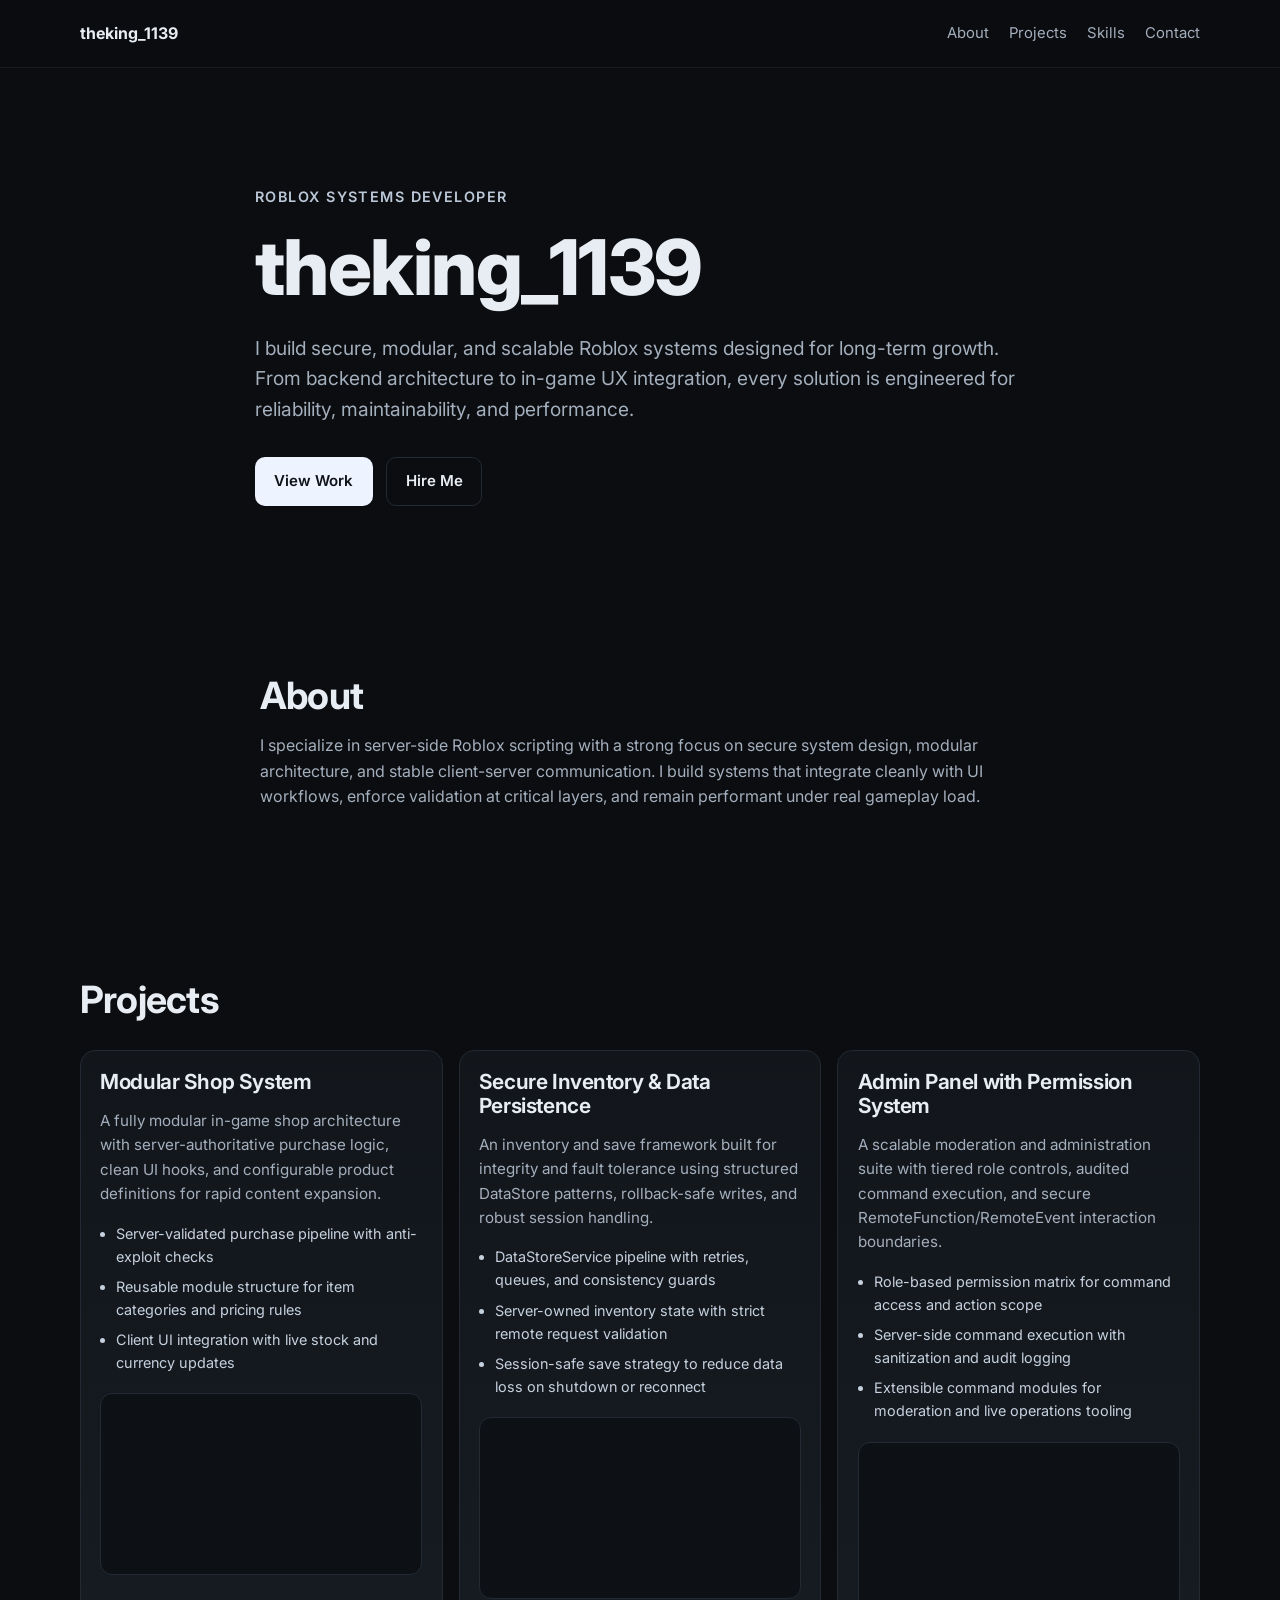
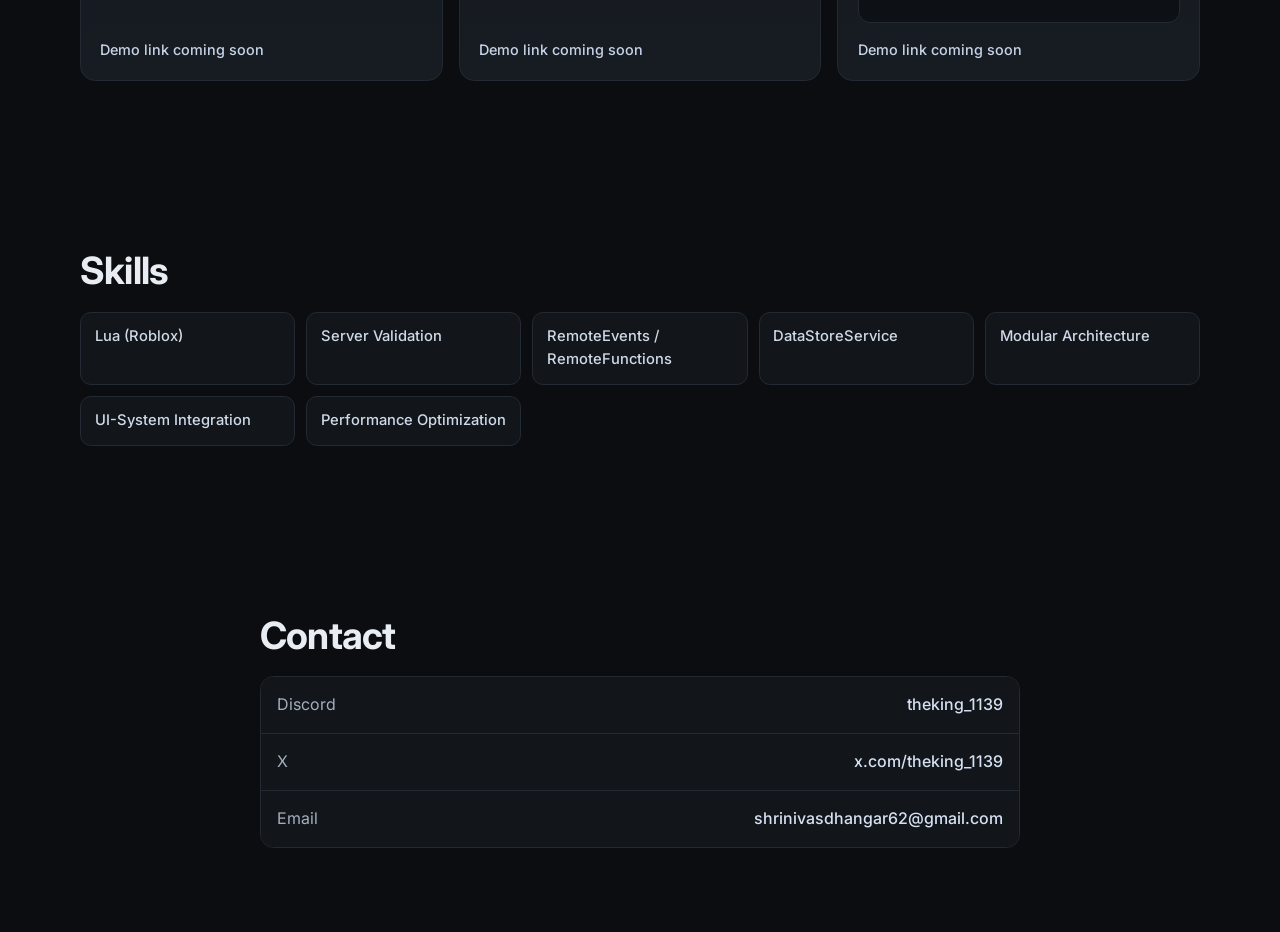
<file: index.html>
<!doctype html>
<html lang="en">
  <head>
    <meta charset="UTF-8" />
    <meta name="viewport" content="width=device-width, initial-scale=1.0" />
    <title>theking_1139 | Roblox Systems Developer</title>
    <meta
      name="description"
      content="theking_1139 builds secure, modular, and scalable Roblox systems with production-ready architecture and performance-focused scripting."
    />
    <link rel="preconnect" href="https://fonts.googleapis.com" />
    <link rel="preconnect" href="https://fonts.gstatic.com" crossorigin />
    <link
      href="https://fonts.googleapis.com/css2?family=Inter:wght@400;500;600;700;800&display=swap"
      rel="stylesheet"
    />
    <link rel="stylesheet" href="styles.css" />
  </head>
  <body>
    <header class="site-header">
      <div class="container nav-wrap">
        <a class="brand" href="#hero">theking_1139</a>
        <nav class="nav" aria-label="Primary">
          <a href="#about">About</a>
          <a href="#projects">Projects</a>
          <a href="#skills">Skills</a>
          <a href="#contact">Contact</a>
        </nav>
      </div>
    </header>

    <main>
      <section id="hero" class="section hero">
        <div class="container hero-content reveal">
          <p class="eyebrow">Roblox Systems Developer</p>
          <h1>theking_1139</h1>
          <p class="intro">
            I build secure, modular, and scalable Roblox systems designed for long-term growth.
            From backend architecture to in-game UX integration, every solution is engineered for
            reliability, maintainability, and performance.
          </p>
          <div class="actions">
            <a class="btn btn-primary" href="#projects">View Work</a>
            <a class="btn btn-secondary" href="#contact">Hire Me</a>
          </div>
        </div>
      </section>

      <section id="about" class="section">
        <div class="container narrow reveal">
          <h2>About</h2>
          <p>
            I specialize in server-side Roblox scripting with a strong focus on secure system
            design, modular architecture, and stable client-server communication. I build systems
            that integrate cleanly with UI workflows, enforce validation at critical layers, and
            remain performant under real gameplay load.
          </p>
        </div>
      </section>

      <section id="projects" class="section">
        <div class="container reveal">
          <h2>Projects</h2>
          <div class="project-grid">
            <article class="card">
              <h3>Modular Shop System</h3>
              <p>
                A fully modular in-game shop architecture with server-authoritative purchase logic,
                clean UI hooks, and configurable product definitions for rapid content expansion.
              </p>
              <ul>
                <li>Server-validated purchase pipeline with anti-exploit checks</li>
                <li>Reusable module structure for item categories and pricing rules</li>
                <li>Client UI integration with live stock and currency updates</li>
              </ul>
              <div class="video-wrap">
                <iframe
                  src="about:blank"
                  title="Modular Shop System Demo"
                  loading="lazy"
                  allowfullscreen
                ></iframe>
              </div>
              <a class="demo-link" href="#" aria-disabled="true">Demo link coming soon</a>
            </article>

            <article class="card">
              <h3>Secure Inventory &amp; Data Persistence</h3>
              <p>
                An inventory and save framework built for integrity and fault tolerance using
                structured DataStore patterns, rollback-safe writes, and robust session handling.
              </p>
              <ul>
                <li>DataStoreService pipeline with retries, queues, and consistency guards</li>
                <li>Server-owned inventory state with strict remote request validation</li>
                <li>Session-safe save strategy to reduce data loss on shutdown or reconnect</li>
              </ul>
              <div class="video-wrap">
                <iframe
                  src="about:blank"
                  title="Secure Inventory and Data Persistence Demo"
                  loading="lazy"
                  allowfullscreen
                ></iframe>
              </div>
              <a class="demo-link" href="#" aria-disabled="true">Demo link coming soon</a>
            </article>

            <article class="card">
              <h3>Admin Panel with Permission System</h3>
              <p>
                A scalable moderation and administration suite with tiered role controls, audited
                command execution, and secure RemoteFunction/RemoteEvent interaction boundaries.
              </p>
              <ul>
                <li>Role-based permission matrix for command access and action scope</li>
                <li>Server-side command execution with sanitization and audit logging</li>
                <li>Extensible command modules for moderation and live operations tooling</li>
              </ul>
              <div class="video-wrap">
                <iframe
                  src="about:blank"
                  title="Admin Panel with Permission System Demo"
                  loading="lazy"
                  allowfullscreen
                ></iframe>
              </div>
              <a class="demo-link" href="#" aria-disabled="true">Demo link coming soon</a>
            </article>
          </div>
        </div>
      </section>

      <section id="skills" class="section">
        <div class="container reveal">
          <h2>Skills</h2>
          <ul class="skills-grid" aria-label="Skills list">
            <li>Lua (Roblox)</li>
            <li>Server Validation</li>
            <li>RemoteEvents / RemoteFunctions</li>
            <li>DataStoreService</li>
            <li>Modular Architecture</li>
            <li>UI-System Integration</li>
            <li>Performance Optimization</li>
          </ul>
        </div>
      </section>

      <section id="contact" class="section">
        <div class="container narrow reveal">
          <h2>Contact</h2>
          <ul class="contact-list">
            <li><span>Discord</span><a href="https://discord.com/users/theking_1139">theking_1139</a></li>
            <li><span>X</span><a href="https://x.com/theking_1139">x.com/theking_1139</a></li>
            <li><span>Email</span><a href="mailto:shrinivasdhangar62@gmail.com">shrinivasdhangar62@gmail.com</a></li>
          </ul>
        </div>
      </section>
    </main>

    <script>
      const observer = new IntersectionObserver(
        (entries) => {
          entries.forEach((entry) => {
            if (entry.isIntersecting) {
              entry.target.classList.add('visible');
            }
          });
        },
        { threshold: 0.16 }
      );
      document.querySelectorAll('.reveal').forEach((el) => observer.observe(el));
    </script>
  </body>
</html>
</file>
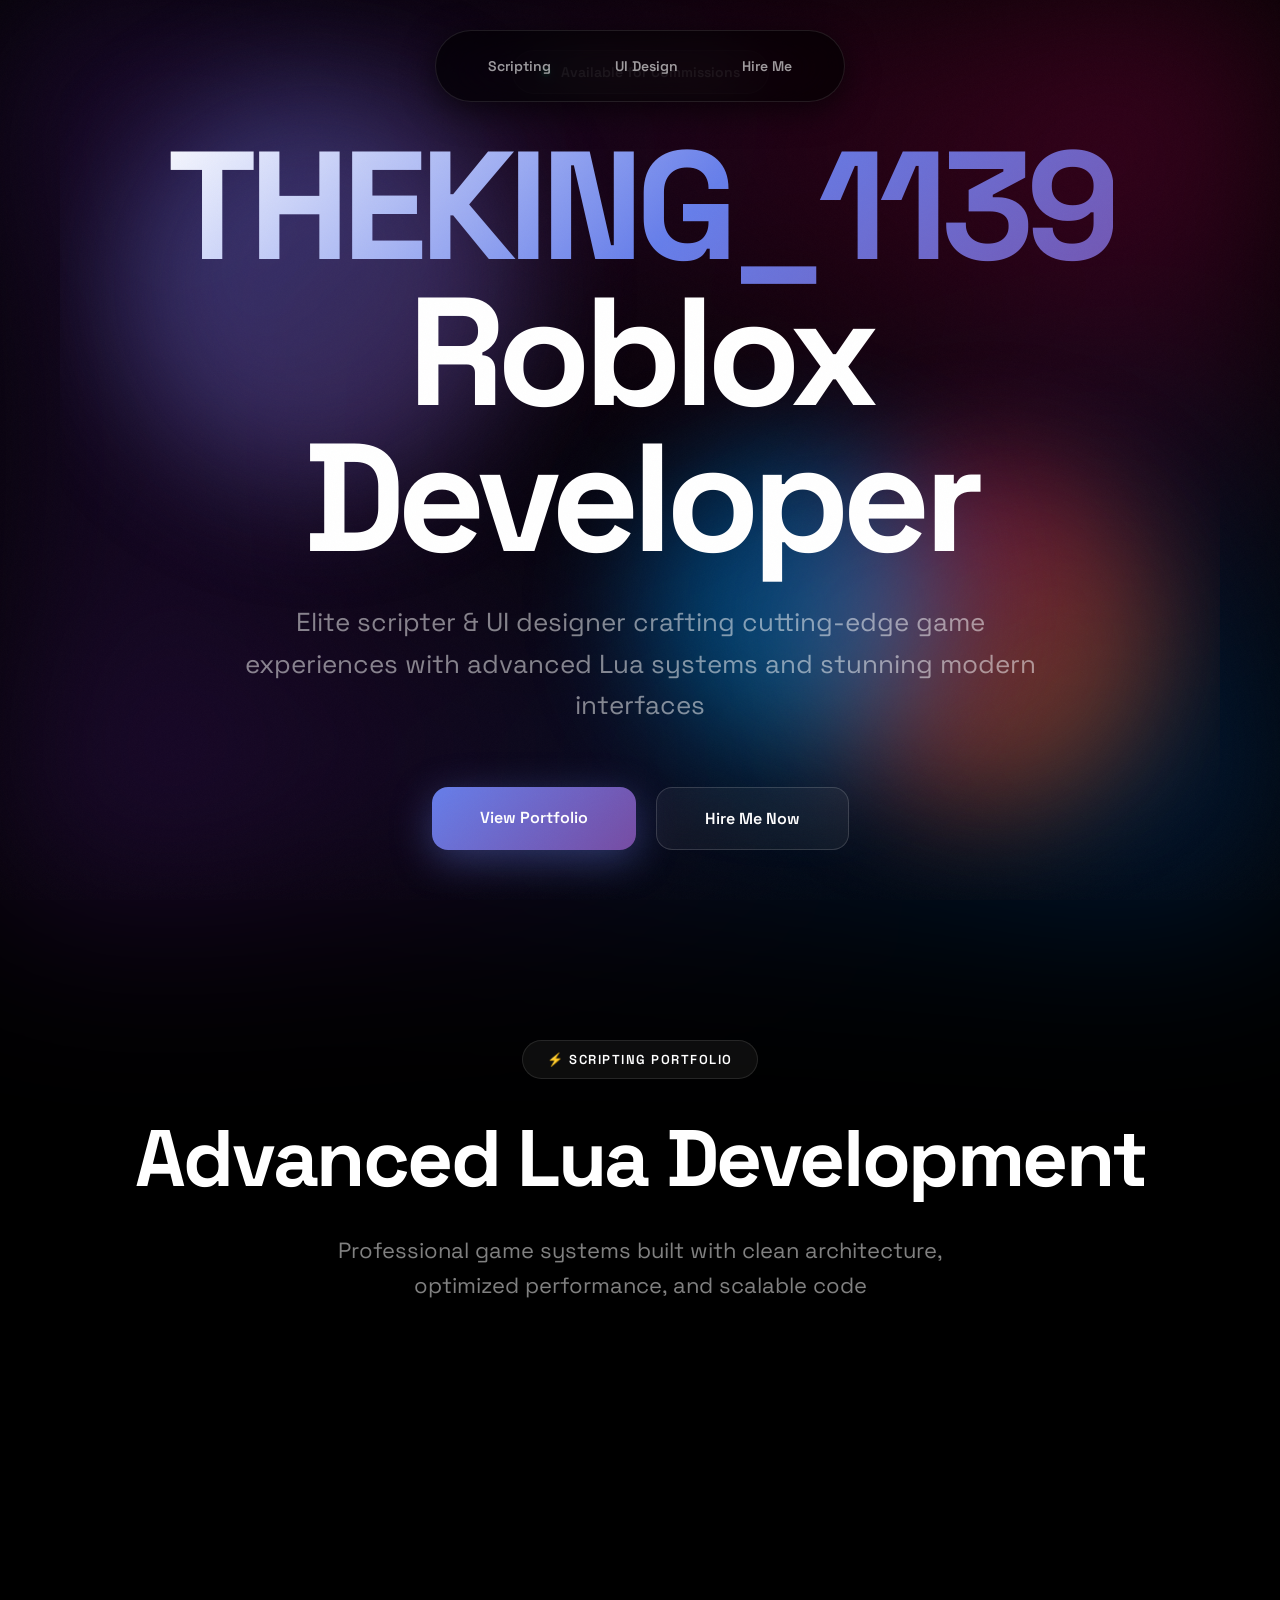
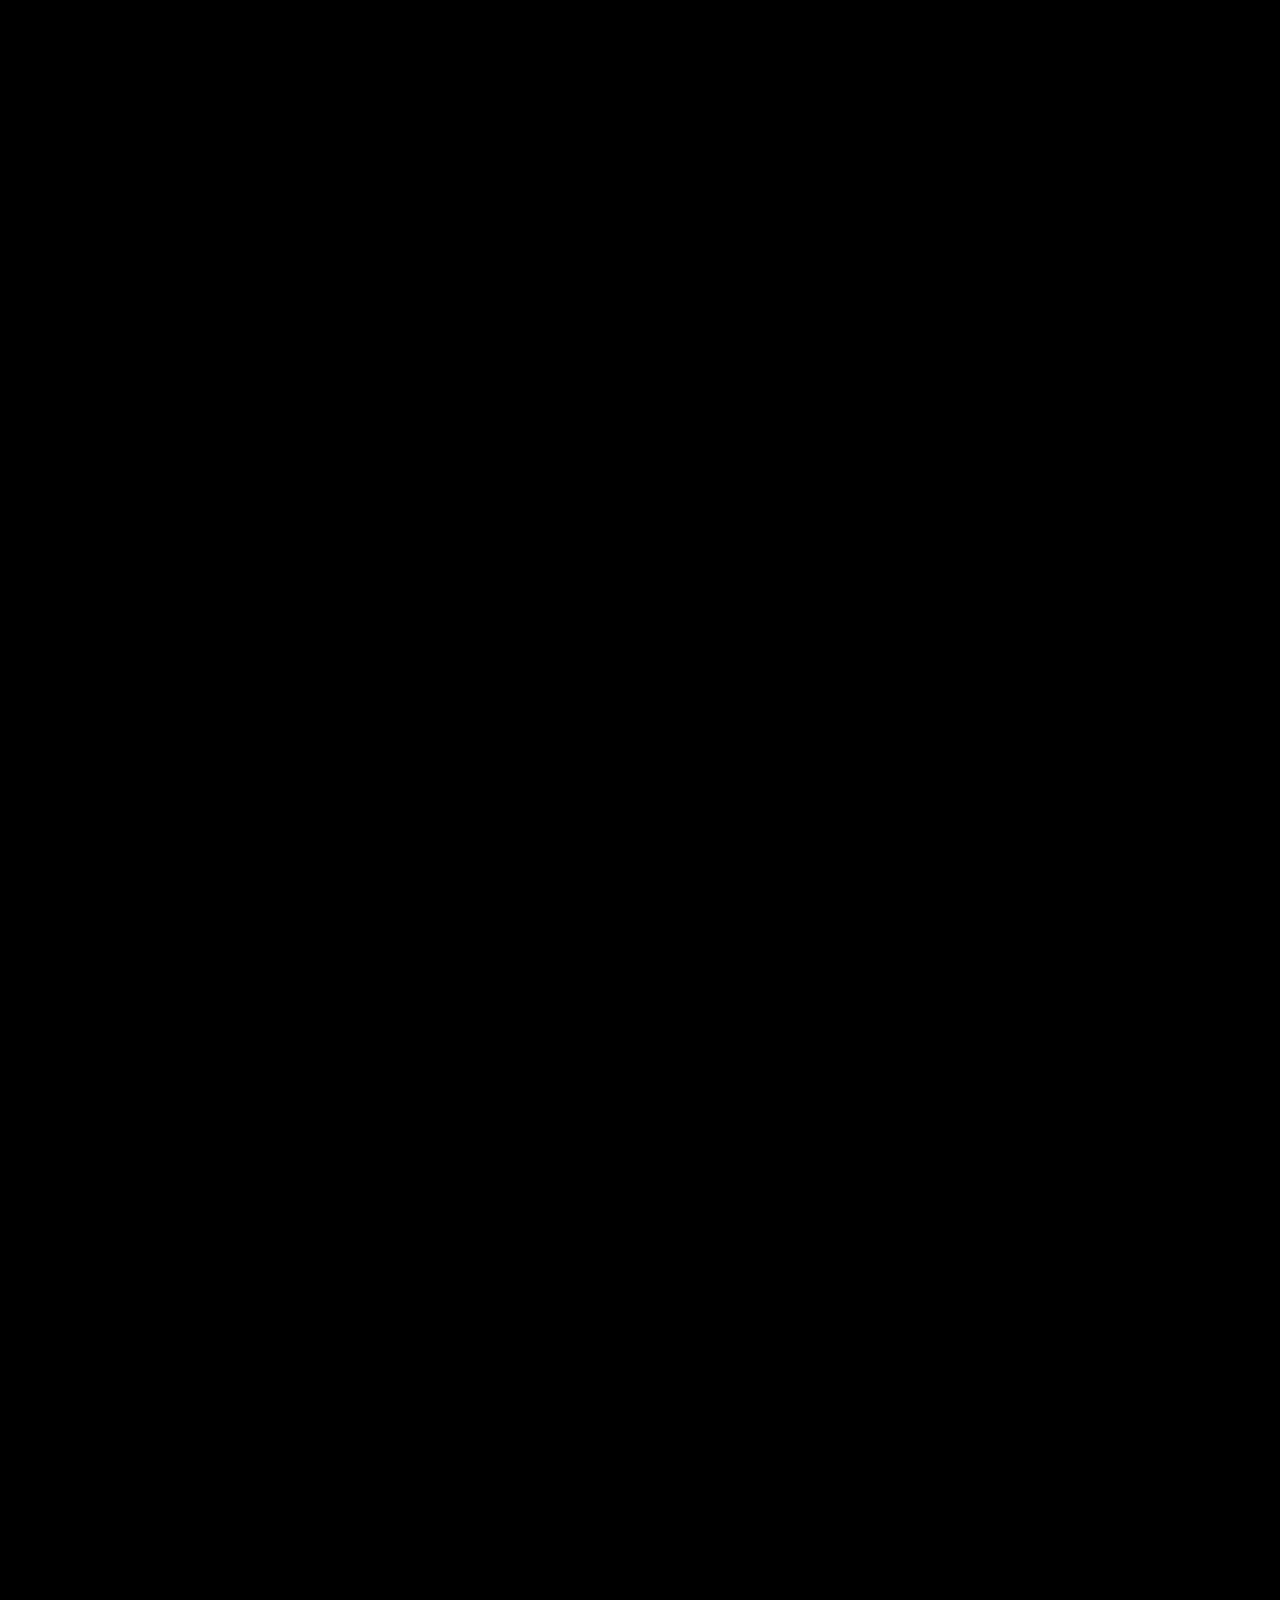
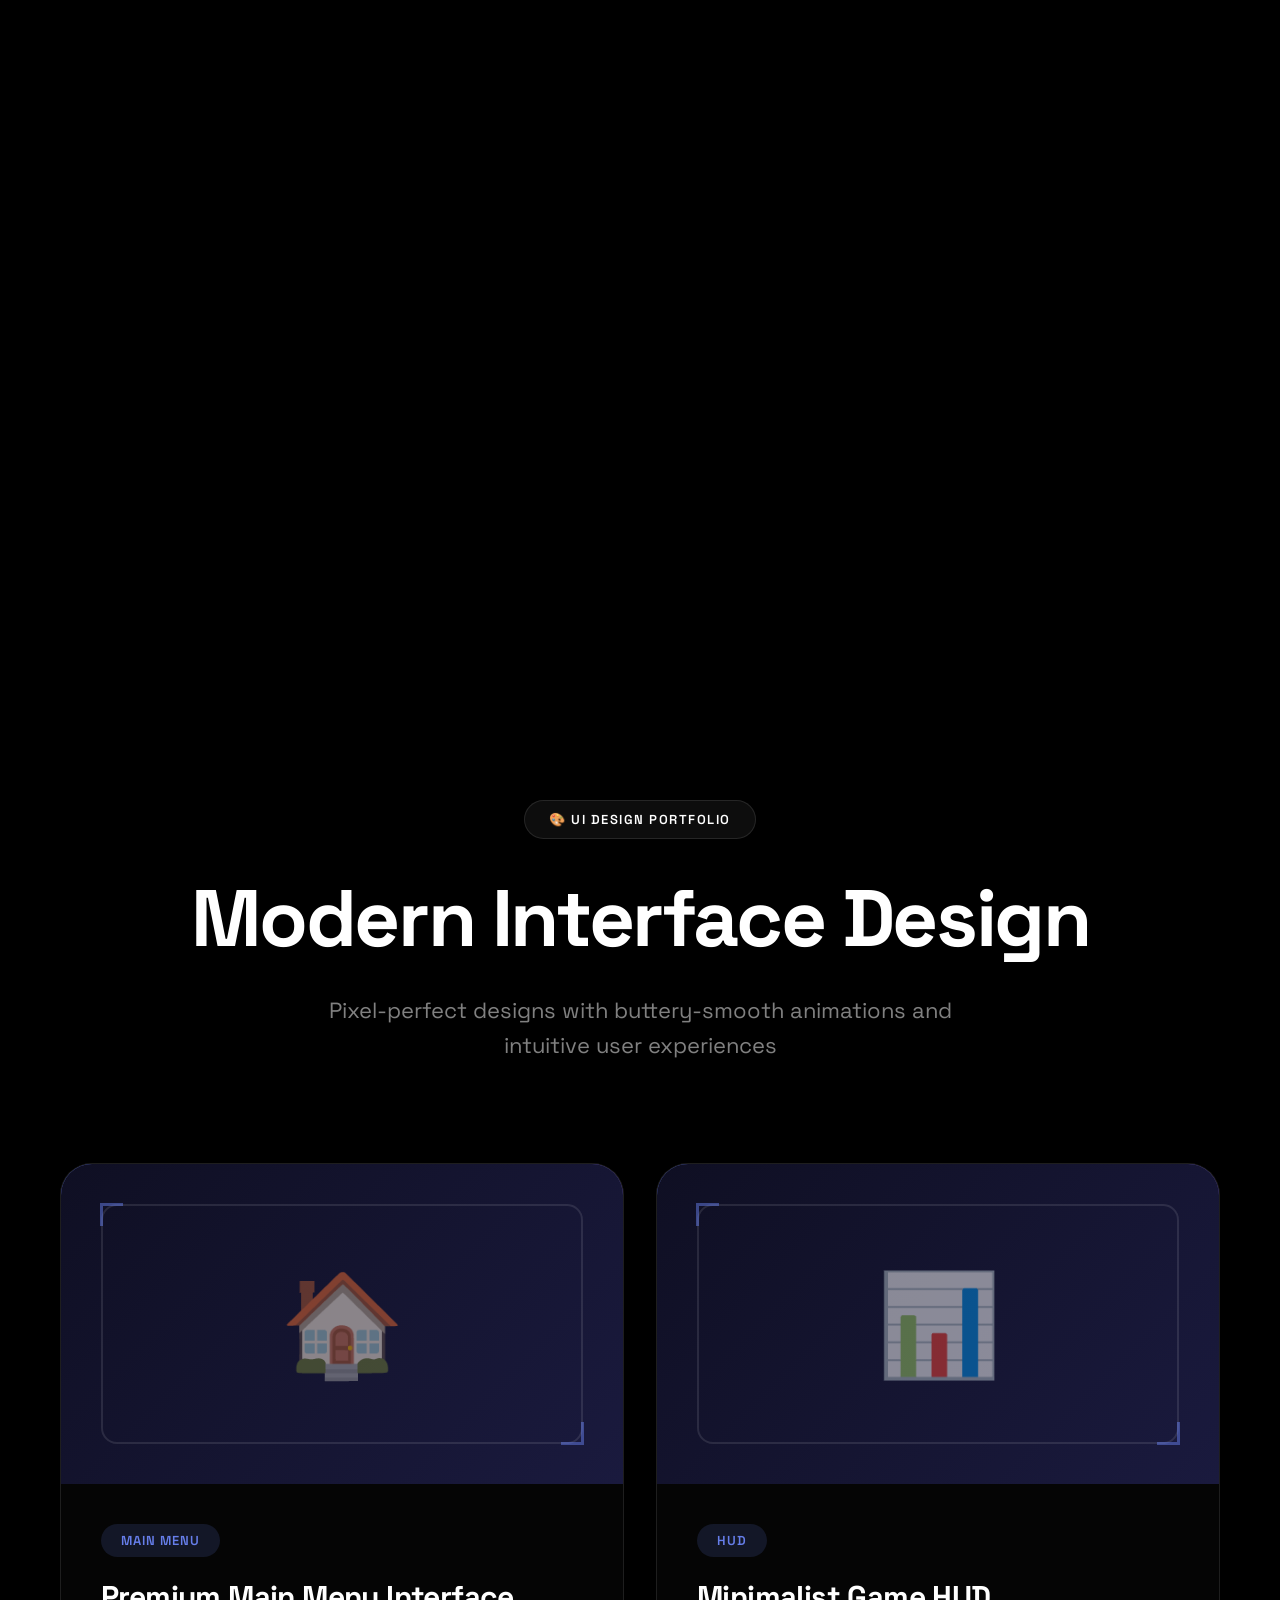
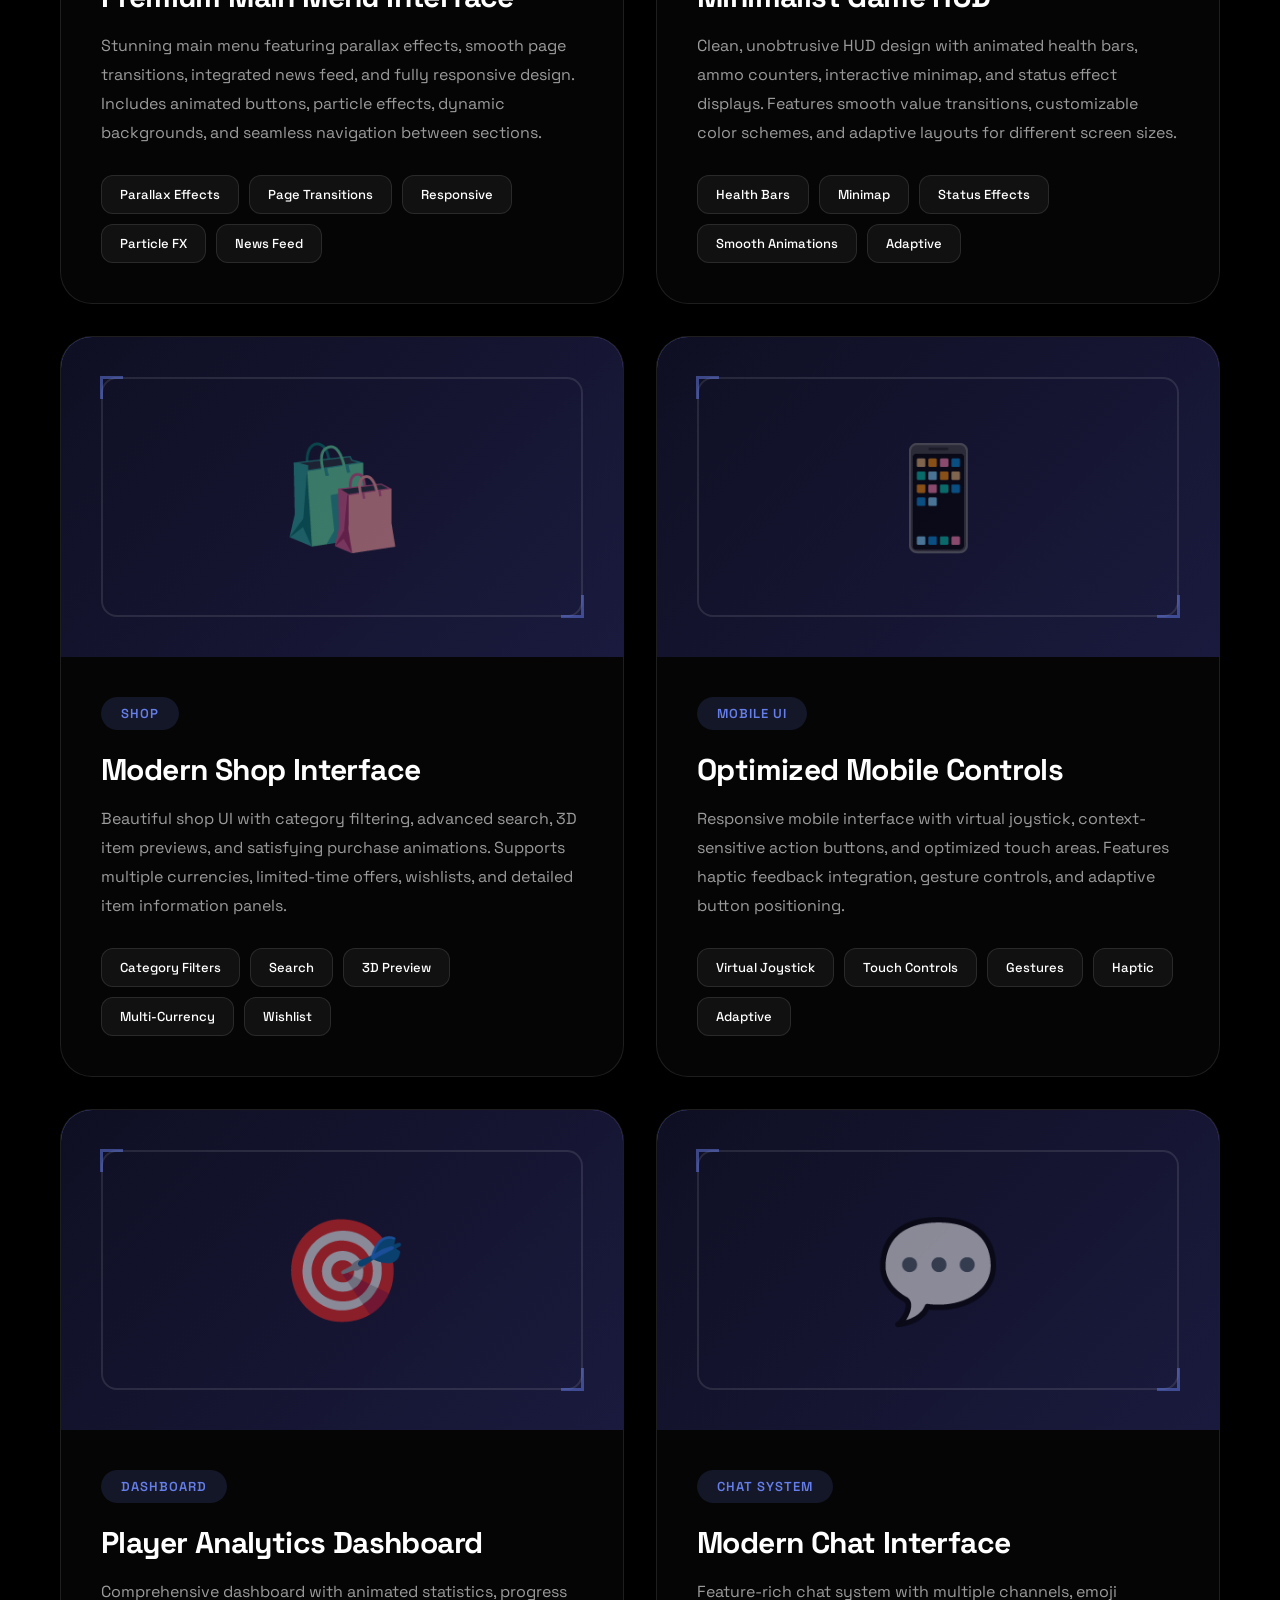
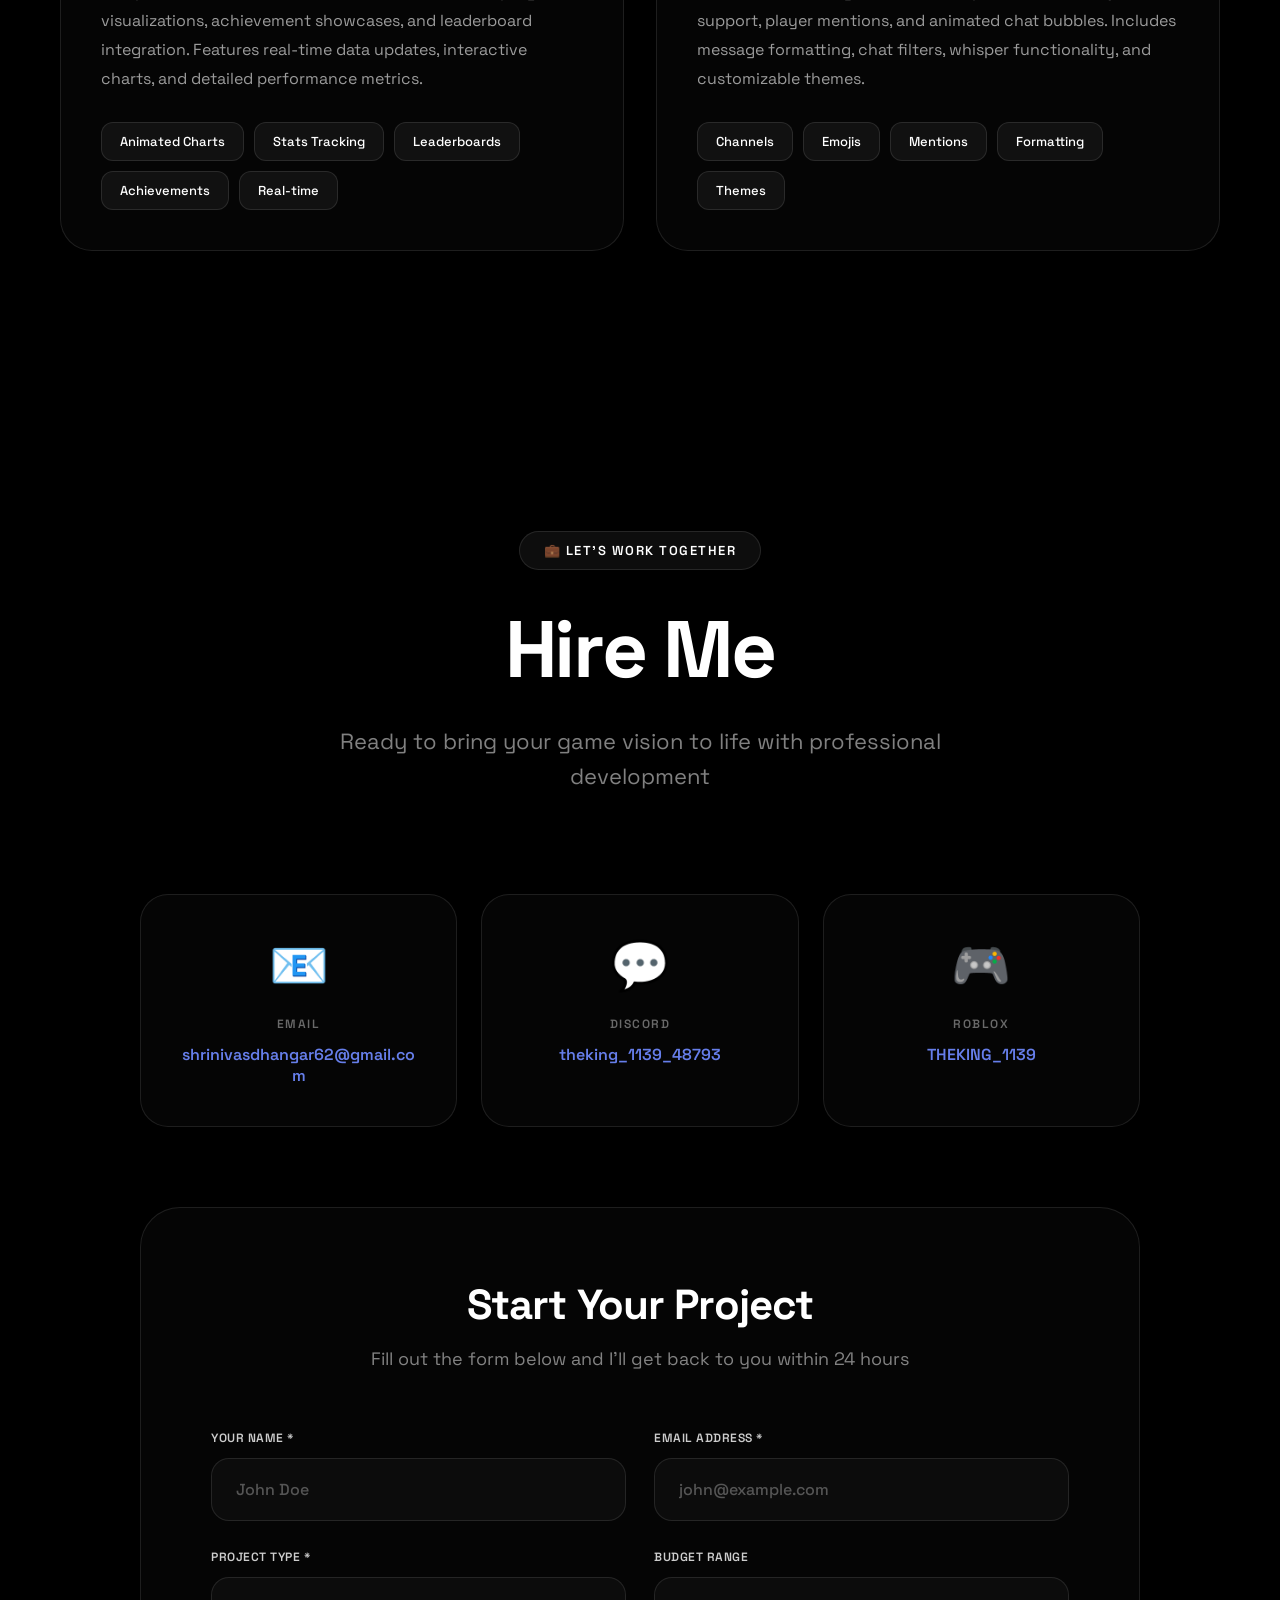
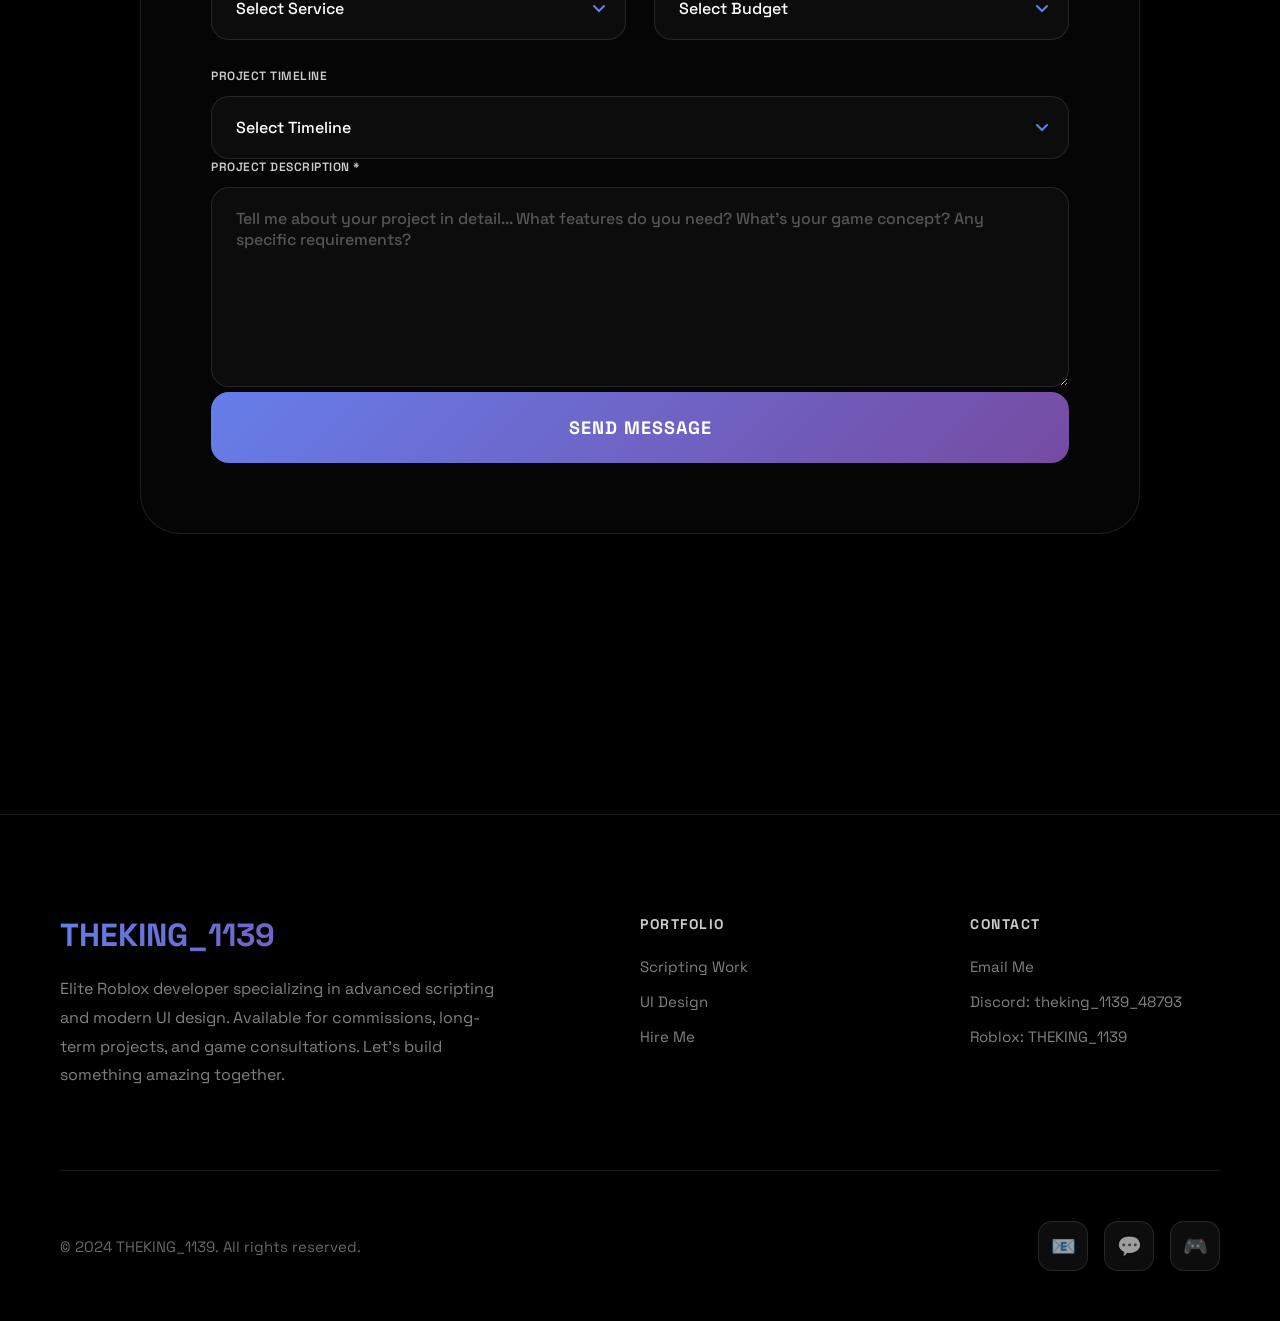
<file: roblox_portfolio (1).html>
<!DOCTYPE html>
<html lang="en">
<head>
    <meta charset="UTF-8">
    <meta name="viewport" content="width=device-width, initial-scale=1.0">
    <title>THEKING_1139 | Elite Roblox Developer</title>
    <style>
        @import url('https://fonts.googleapis.com/css2?family=Space+Grotesk:wght@400;500;600;700&display=swap');

        * {
            margin: 0;
            padding: 0;
            box-sizing: border-box;
        }

        body {
            font-family: 'Space Grotesk', sans-serif;
            background: #000;
            color: #fff;
            overflow-x: hidden;
        }

        /* Animated Mesh Background */
        .mesh-gradient {
            position: fixed;
            width: 100%;
            height: 100%;
            top: 0;
            left: 0;
            z-index: 0;
            background: 
                radial-gradient(at 0% 0%, rgba(121, 40, 202, 0.3) 0px, transparent 50%),
                radial-gradient(at 100% 0%, rgba(255, 0, 128, 0.3) 0px, transparent 50%),
                radial-gradient(at 100% 100%, rgba(0, 112, 243, 0.3) 0px, transparent 50%),
                radial-gradient(at 0% 100%, rgba(121, 40, 202, 0.3) 0px, transparent 50%);
            filter: blur(100px);
            animation: meshMove 15s ease infinite alternate;
        }

        @keyframes meshMove {
            0% { transform: scale(1) rotate(0deg); }
            100% { transform: scale(1.1) rotate(5deg); }
        }

        .grain {
            position: fixed;
            top: 0;
            left: 0;
            width: 100%;
            height: 100%;
            background-image: url("data:image/svg+xml,%3Csvg viewBox='0 0 400 400' xmlns='http://www.w3.org/2000/svg'%3E%3Cfilter id='noiseFilter'%3E%3CfeTurbulence type='fractalNoise' baseFrequency='4' numOctaves='4' stitchTiles='stitch'/%3E%3C/filter%3E%3Crect width='100%25' height='100%25' filter='url(%23noiseFilter)'/%3E%3C/svg%3E");
            opacity: 0.025;
            pointer-events: none;
            z-index: 100;
        }

        .container {
            position: relative;
            z-index: 1;
            max-width: 1600px;
            margin: 0 auto;
            padding: 0 60px;
        }

        /* Floating Nav */
        nav {
            position: fixed;
            top: 30px;
            left: 50%;
            transform: translateX(-50%);
            z-index: 1000;
            display: flex;
            align-items: center;
            gap: 8px;
            background: rgba(0, 0, 0, 0.7);
            backdrop-filter: blur(30px) saturate(180%);
            border: 1px solid rgba(255, 255, 255, 0.1);
            border-radius: 100px;
            padding: 14px 24px;
            box-shadow: 0 8px 32px rgba(0, 0, 0, 0.6);
        }

        .nav-item {
            padding: 12px 28px;
            border-radius: 50px;
            color: rgba(255, 255, 255, 0.6);
            text-decoration: none;
            font-weight: 600;
            font-size: 14px;
            transition: all 0.4s cubic-bezier(0.4, 0, 0.2, 1);
            position: relative;
        }

        .nav-item:hover {
            color: #fff;
            background: rgba(255, 255, 255, 0.08);
        }

        .nav-item.active {
            background: linear-gradient(135deg, #667eea 0%, #764ba2 100%);
            color: #fff;
            box-shadow: 0 4px 20px rgba(102, 126, 234, 0.4);
        }

        /* Hero */
        .hero {
            min-height: 100vh;
            display: flex;
            align-items: center;
            justify-content: center;
            position: relative;
            overflow: hidden;
        }

        .hero-content {
            text-align: center;
            z-index: 2;
            position: relative;
        }

        .hero-badge {
            display: inline-flex;
            align-items: center;
            gap: 10px;
            padding: 12px 28px;
            background: rgba(255, 255, 255, 0.05);
            backdrop-filter: blur(10px);
            border: 1px solid rgba(255, 255, 255, 0.1);
            border-radius: 100px;
            font-size: 14px;
            font-weight: 600;
            margin-bottom: 40px;
            animation: fadeSlideUp 0.8s ease-out;
        }

        .status-dot {
            width: 10px;
            height: 10px;
            background: #10b981;
            border-radius: 50%;
            box-shadow: 0 0 10px #10b981;
            animation: pulse 2s ease-in-out infinite;
        }

        @keyframes pulse {
            0%, 100% { opacity: 1; transform: scale(1); }
            50% { opacity: 0.5; transform: scale(0.9); }
        }

        .hero-title {
            font-size: clamp(60px, 12vw, 160px);
            font-weight: 700;
            line-height: 0.95;
            margin-bottom: 30px;
            letter-spacing: -0.05em;
            animation: fadeSlideUp 0.8s ease-out 0.2s backwards;
        }

        .gradient-text {
            background: linear-gradient(135deg, #fff 0%, #667eea 30%, #764ba2 60%, #f093fb 100%);
            -webkit-background-clip: text;
            -webkit-text-fill-color: transparent;
            background-size: 200% auto;
            animation: shimmer 4s linear infinite;
        }

        @keyframes shimmer {
            to { background-position: 200% center; }
        }

        .hero-subtitle {
            font-size: clamp(18px, 2.5vw, 26px);
            color: rgba(255, 255, 255, 0.5);
            max-width: 800px;
            margin: 0 auto 60px;
            line-height: 1.6;
            animation: fadeSlideUp 0.8s ease-out 0.4s backwards;
        }

        .hero-cta {
            display: flex;
            gap: 20px;
            justify-content: center;
            animation: fadeSlideUp 0.8s ease-out 0.6s backwards;
        }

        @keyframes fadeSlideUp {
            from {
                opacity: 0;
                transform: translateY(40px);
            }
        }

        .btn {
            padding: 20px 48px;
            border-radius: 16px;
            font-weight: 600;
            font-size: 16px;
            text-decoration: none;
            border: none;
            cursor: pointer;
            transition: all 0.4s cubic-bezier(0.4, 0, 0.2, 1);
            position: relative;
            overflow: hidden;
        }

        .btn-primary {
            background: linear-gradient(135deg, #667eea 0%, #764ba2 100%);
            color: #fff;
            box-shadow: 0 10px 40px rgba(102, 126, 234, 0.4);
        }

        .btn-primary::before {
            content: '';
            position: absolute;
            inset: 0;
            background: linear-gradient(135deg, #764ba2 0%, #667eea 100%);
            opacity: 0;
            transition: opacity 0.4s;
        }

        .btn-primary:hover::before {
            opacity: 1;
        }

        .btn-primary:hover {
            transform: translateY(-4px) scale(1.02);
            box-shadow: 0 20px 60px rgba(102, 126, 234, 0.6);
        }

        .btn-secondary {
            background: rgba(255, 255, 255, 0.05);
            backdrop-filter: blur(10px);
            border: 1px solid rgba(255, 255, 255, 0.15);
            color: #fff;
        }

        .btn-secondary:hover {
            background: rgba(255, 255, 255, 0.1);
            border-color: rgba(255, 255, 255, 0.25);
            transform: translateY(-4px) scale(1.02);
        }

        .btn span {
            position: relative;
            z-index: 1;
        }

        /* Floating Orbs */
        .orb {
            position: absolute;
            border-radius: 50%;
            filter: blur(60px);
            opacity: 0.4;
            animation: float 20s infinite ease-in-out;
        }

        .orb-1 {
            width: 400px;
            height: 400px;
            background: linear-gradient(135deg, #667eea, #764ba2);
            top: 10%;
            left: 5%;
        }

        .orb-2 {
            width: 350px;
            height: 350px;
            background: linear-gradient(135deg, #ff0080, #ff8c00);
            bottom: 10%;
            right: 5%;
            animation-delay: 5s;
        }

        .orb-3 {
            width: 300px;
            height: 300px;
            background: linear-gradient(135deg, #0070f3, #00c9ff);
            top: 50%;
            left: 50%;
            animation-delay: 10s;
        }

        @keyframes float {
            0%, 100% { transform: translate(0, 0) scale(1); }
            33% { transform: translate(50px, -80px) scale(1.1); }
            66% { transform: translate(-30px, 50px) scale(0.9); }
        }

        /* Section */
        .section {
            padding: 140px 0;
            position: relative;
        }

        .section-header {
            text-align: center;
            margin-bottom: 100px;
        }

        .section-tag {
            display: inline-flex;
            align-items: center;
            gap: 8px;
            padding: 10px 24px;
            background: rgba(255, 255, 255, 0.05);
            backdrop-filter: blur(10px);
            border: 1px solid rgba(255, 255, 255, 0.1);
            border-radius: 100px;
            font-size: 13px;
            font-weight: 600;
            text-transform: uppercase;
            letter-spacing: 1.5px;
            margin-bottom: 28px;
        }

        .section-title {
            font-size: clamp(40px, 7vw, 80px);
            font-weight: 700;
            margin-bottom: 24px;
            letter-spacing: -0.03em;
        }

        .section-subtitle {
            font-size: 22px;
            color: rgba(255, 255, 255, 0.5);
            max-width: 700px;
            margin: 0 auto;
            line-height: 1.6;
        }

        /* Portfolio Grid */
        .portfolio-grid {
            display: grid;
            grid-template-columns: repeat(auto-fit, minmax(520px, 1fr));
            gap: 32px;
        }

        .portfolio-card {
            background: rgba(255, 255, 255, 0.02);
            backdrop-filter: blur(20px);
            border: 1px solid rgba(255, 255, 255, 0.1);
            border-radius: 32px;
            overflow: hidden;
            transition: all 0.6s cubic-bezier(0.4, 0, 0.2, 1);
            position: relative;
            cursor: pointer;
        }

        .portfolio-card::before {
            content: '';
            position: absolute;
            inset: 0;
            background: radial-gradient(800px circle at var(--mouse-x) var(--mouse-y), rgba(102, 126, 234, 0.08), transparent 40%);
            opacity: 0;
            transition: opacity 0.4s;
            z-index: 0;
        }

        .portfolio-card:hover::before {
            opacity: 1;
        }

        .portfolio-card:hover {
            transform: translateY(-12px);
            border-color: rgba(102, 126, 234, 0.4);
            box-shadow: 0 40px 80px rgba(0, 0, 0, 0.6);
        }

        /* Video Preview for Scripting */
        .portfolio-media {
            position: relative;
            height: 320px;
            background: linear-gradient(135deg, #667eea 0%, #764ba2 100%);
            display: flex;
            align-items: center;
            justify-content: center;
            overflow: hidden;
        }

        .video-placeholder {
            position: relative;
            width: 100%;
            height: 100%;
            display: flex;
            align-items: center;
            justify-content: center;
            background: linear-gradient(135deg, #1a1a2e 0%, #16213e 100%);
        }

        .video-icon {
            font-size: 80px;
            opacity: 0.6;
            animation: videoGlow 2s ease-in-out infinite;
        }

        @keyframes videoGlow {
            0%, 100% { opacity: 0.4; transform: scale(1); }
            50% { opacity: 0.7; transform: scale(1.05); }
        }

        .play-button {
            position: absolute;
            width: 80px;
            height: 80px;
            background: rgba(255, 255, 255, 0.15);
            backdrop-filter: blur(10px);
            border: 2px solid rgba(255, 255, 255, 0.3);
            border-radius: 50%;
            display: flex;
            align-items: center;
            justify-content: center;
            font-size: 32px;
            transition: all 0.3s;
        }

        .portfolio-card:hover .play-button {
            transform: scale(1.1);
            background: rgba(255, 255, 255, 0.25);
        }

        /* Image Preview for UI Design */
        .image-placeholder {
            position: relative;
            width: 100%;
            height: 100%;
            display: flex;
            align-items: center;
            justify-content: center;
            background: linear-gradient(135deg, #0f0f23 0%, #1a1a3e 100%);
        }

        .image-icon {
            font-size: 100px;
            opacity: 0.5;
        }

        .ui-frame {
            position: absolute;
            inset: 40px;
            border: 2px solid rgba(255, 255, 255, 0.1);
            border-radius: 16px;
            pointer-events: none;
        }

        .ui-frame::before,
        .ui-frame::after {
            content: '';
            position: absolute;
            width: 20px;
            height: 20px;
            border: 3px solid rgba(102, 126, 234, 0.5);
        }

        .ui-frame::before {
            top: -3px;
            left: -3px;
            border-right: none;
            border-bottom: none;
        }

        .ui-frame::after {
            bottom: -3px;
            right: -3px;
            border-left: none;
            border-top: none;
        }

        /* Portfolio Content */
        .portfolio-content {
            padding: 40px;
            position: relative;
            z-index: 1;
        }

        .portfolio-category {
            display: inline-block;
            padding: 8px 20px;
            background: rgba(102, 126, 234, 0.15);
            border-radius: 100px;
            font-size: 13px;
            font-weight: 600;
            color: #667eea;
            text-transform: uppercase;
            letter-spacing: 1px;
            margin-bottom: 20px;
        }

        .portfolio-title {
            font-size: 30px;
            font-weight: 700;
            margin-bottom: 16px;
            letter-spacing: -0.02em;
        }

        .portfolio-desc {
            color: rgba(255, 255, 255, 0.6);
            line-height: 1.8;
            margin-bottom: 28px;
            font-size: 16px;
        }

        .portfolio-tags {
            display: flex;
            flex-wrap: wrap;
            gap: 10px;
        }

        .tag {
            padding: 10px 18px;
            background: rgba(255, 255, 255, 0.05);
            border: 1px solid rgba(255, 255, 255, 0.1);
            border-radius: 12px;
            font-size: 13px;
            font-weight: 500;
            transition: all 0.3s;
        }

        .tag:hover {
            background: rgba(102, 126, 234, 0.15);
            border-color: rgba(102, 126, 234, 0.3);
            transform: translateY(-2px);
        }

        /* Contact Section */
        .contact-wrapper {
            max-width: 1000px;
            margin: 0 auto;
        }

        .contact-info-grid {
            display: grid;
            grid-template-columns: repeat(3, 1fr);
            gap: 24px;
            margin-bottom: 80px;
        }

        .info-card {
            background: rgba(255, 255, 255, 0.02);
            backdrop-filter: blur(20px);
            border: 1px solid rgba(255, 255, 255, 0.1);
            border-radius: 28px;
            padding: 40px;
            text-align: center;
            transition: all 0.4s;
        }

        .info-card:hover {
            background: rgba(255, 255, 255, 0.05);
            border-color: rgba(102, 126, 234, 0.3);
            transform: translateY(-8px);
            box-shadow: 0 20px 40px rgba(0, 0, 0, 0.4);
        }

        .info-icon {
            font-size: 48px;
            margin-bottom: 20px;
            display: inline-block;
            animation: bounce 2s ease-in-out infinite;
        }

        @keyframes bounce {
            0%, 100% { transform: translateY(0); }
            50% { transform: translateY(-10px); }
        }

        .info-card:nth-child(2) .info-icon {
            animation-delay: 0.3s;
        }

        .info-card:nth-child(3) .info-icon {
            animation-delay: 0.6s;
        }

        .info-label {
            font-size: 12px;
            text-transform: uppercase;
            letter-spacing: 1.5px;
            color: rgba(255, 255, 255, 0.4);
            margin-bottom: 12px;
            font-weight: 600;
        }

        .info-value {
            font-size: 16px;
            font-weight: 600;
            color: #667eea;
            word-break: break-word;
        }

        /* Enhanced Form */
        .form-container {
            background: rgba(255, 255, 255, 0.02);
            backdrop-filter: blur(30px);
            border: 1px solid rgba(255, 255, 255, 0.1);
            border-radius: 40px;
            padding: 70px;
            box-shadow: 0 20px 60px rgba(0, 0, 0, 0.4);
        }

        .form-header {
            text-align: center;
            margin-bottom: 60px;
        }

        .form-title {
            font-size: 42px;
            font-weight: 700;
            margin-bottom: 16px;
            letter-spacing: -0.02em;
        }

        .form-subtitle {
            font-size: 18px;
            color: rgba(255, 255, 255, 0.5);
        }

        .form-grid {
            display: grid;
            grid-template-columns: repeat(2, 1fr);
            gap: 28px;
            margin-bottom: 28px;
        }

        .form-group {
            position: relative;
        }

        .form-group.full {
            grid-column: span 2;
        }

        .form-label {
            display: block;
            font-size: 14px;
            font-weight: 600;
            margin-bottom: 12px;
            color: rgba(255, 255, 255, 0.8);
            text-transform: uppercase;
            letter-spacing: 0.5px;
            font-size: 12px;
        }

        .form-input, .form-textarea, .form-select {
            width: 100%;
            padding: 20px 24px;
            background: rgba(255, 255, 255, 0.03);
            border: 1px solid rgba(255, 255, 255, 0.1);
            border-radius: 18px;
            color: #fff;
            font-size: 16px;
            font-family: 'Space Grotesk', sans-serif;
            transition: all 0.3s;
            font-weight: 500;
        }

        .form-select {
            cursor: pointer;
            appearance: none;
            background-image: url("data:image/svg+xml,%3Csvg width='12' height='8' viewBox='0 0 12 8' fill='none' xmlns='http://www.w3.org/2000/svg'%3E%3Cpath d='M1 1L6 6L11 1' stroke='%23667eea' stroke-width='2' stroke-linecap='round'/%3E%3C/svg%3E");
            background-repeat: no-repeat;
            background-position: right 20px center;
            padding-right: 50px;
        }

        .form-input::placeholder, .form-textarea::placeholder {
            color: rgba(255, 255, 255, 0.3);
        }

        .form-input:focus, .form-textarea:focus, .form-select:focus {
            outline: none;
            background: rgba(255, 255, 255, 0.05);
            border-color: #667eea;
            box-shadow: 0 0 0 4px rgba(102, 126, 234, 0.1);
        }

        .form-textarea {
            min-height: 200px;
            resize: vertical;
        }

        .form-submit {
            width: 100%;
            padding: 24px;
            background: linear-gradient(135deg, #667eea 0%, #764ba2 100%);
            border: none;
            border-radius: 18px;
            color: #fff;
            font-size: 18px;
            font-weight: 700;
            cursor: pointer;
            transition: all 0.4s;
            position: relative;
            overflow: hidden;
            font-family: 'Space Grotesk', sans-serif;
            text-transform: uppercase;
            letter-spacing: 1px;
        }

        .form-submit::before {
            content: '';
            position: absolute;
            inset: 0;
            background: linear-gradient(135deg, #764ba2 0%, #667eea 100%);
            opacity: 0;
            transition: opacity 0.4s;
        }

        .form-submit:hover::before {
            opacity: 1;
        }

        .form-submit:hover {
            transform: translateY(-4px);
            box-shadow: 0 20px 60px rgba(102, 126, 234, 0.5);
        }

        .form-submit:active {
            transform: translateY(-2px);
        }

        .form-submit span {
            position: relative;
            z-index: 1;
        }

        .form-message {
            margin-top: 24px;
            padding: 20px 28px;
            border-radius: 18px;
            text-align: center;
            font-weight: 600;
            display: none;
        }

        .form-message.success {
            background: rgba(16, 185, 129, 0.1);
            border: 1px solid rgba(16, 185, 129, 0.3);
            color: #10b981;
        }

        .form-message.error {
            background: rgba(239, 68, 68, 0.1);
            border: 1px solid rgba(239, 68, 68, 0.3);
            color: #ef4444;
        }

        /* Footer */
        footer {
            padding: 100px 0 50px;
            border-top: 1px solid rgba(255, 255, 255, 0.1);
            margin-top: 140px;
        }

        .footer-grid {
            display: grid;
            grid-template-columns: 2fr 1fr 1fr;
            gap: 80px;
            margin-bottom: 80px;
        }

        .footer-brand {
            max-width: 450px;
        }

        .footer-logo {
            font-size: 32px;
            font-weight: 700;
            margin-bottom: 20px;
            background: linear-gradient(135deg, #667eea 0%, #764ba2 100%);
            -webkit-background-clip: text;
            -webkit-text-fill-color: transparent;
        }

        .footer-desc {
            font-size: 16px;
            color: rgba(255, 255, 255, 0.5);
            line-height: 1.8;
        }

        .footer-section h4 {
            font-size: 14px;
            font-weight: 700;
            text-transform: uppercase;
            letter-spacing: 1.5px;
            margin-bottom: 24px;
            color: rgba(255, 255, 255, 0.8);
        }

        .footer-links {
            display: flex;
            flex-direction: column;
            gap: 16px;
        }

        .footer-link {
            color: rgba(255, 255, 255, 0.5);
            text-decoration: none;
            font-size: 15px;
            transition: all 0.3s;
        }

        .footer-link:hover {
            color: #667eea;
            transform: translateX(5px);
        }

        .footer-bottom {
            display: flex;
            justify-content: space-between;
            align-items: center;
            padding-top: 50px;
            border-top: 1px solid rgba(255, 255, 255, 0.1);
        }

        .footer-copy {
            font-size: 15px;
            color: rgba(255, 255, 255, 0.4);
        }

        .footer-socials {
            display: flex;
            gap: 16px;
        }

        .social-btn {
            width: 50px;
            height: 50px;
            background: rgba(255, 255, 255, 0.05);
            border: 1px solid rgba(255, 255, 255, 0.1);
            border-radius: 14px;
            display: flex;
            align-items: center;
            justify-content: center;
            color: rgba(255, 255, 255, 0.6);
            text-decoration: none;
            font-size: 20px;
            transition: all 0.3s;
        }

        .social-btn:hover {
            background: rgba(102, 126, 234, 0.15);
            border-color: rgba(102, 126, 234, 0.3);
            color: #667eea;
            transform: translateY(-4px);
        }

        @media (max-width: 1200px) {
            .portfolio-grid {
                grid-template-columns: 1fr;
            }
        }

        @media (max-width: 768px) {
            .container {
                padding: 0 24px;
            }

            .form-grid {
                grid-template-columns: 1fr;
            }

            .form-group.full {
                grid-column: span 1;
            }

            .contact-info-grid {
                grid-template-columns: 1fr;
            }

            .form-container {
                padding: 40px 28px;
            }

            .hero-cta {
                flex-direction: column;
            }

            .footer-grid {
                grid-template-columns: 1fr;
                gap: 50px;
            }

            .footer-bottom {
                flex-direction: column;
                gap: 30px;
                text-align: center;
            }
        }
    </style>
</head>
<body>
    <div class="mesh-gradient"></div>
    <div class="grain"></div>

    <nav>
        <a href="#scripting" class="nav-item">Scripting</a>
        <a href="#ui-design" class="nav-item">UI Design</a>
        <a href="#contact" class="nav-item active">Hire Me</a>
    </nav>

    <div class="container">
        <!-- Hero -->
        <section class="hero">
            <div class="orb orb-1"></div>
            <div class="orb orb-2"></div>
            <div class="orb orb-3"></div>
            
            <div class="hero-content">
                <div class="hero-badge">
                    <span class="status-dot"></span>
                    Available for Commissions
                </div>
                <h1 class="hero-title">
                    <span class="gradient-text">THEKING_1139</span><br>
                    Roblox Developer
                </h1>
                <p class="hero-subtitle">
                    Elite scripter & UI designer crafting cutting-edge game experiences with advanced Lua systems and stunning modern interfaces
                </p>
                <div class="hero-cta">
                    <a href="#scripting" class="btn btn-primary">
                        <span>View Portfolio</span>
                    </a>
                    <a href="#contact" class="btn btn-secondary">
                        <span>Hire Me Now</span>
                    </a>
                </div>
            </div>
        </section>

        <!-- Scripting Portfolio -->
        <section id="scripting" class="section">
            <div class="section-header">
                <div class="section-tag">⚡ SCRIPTING PORTFOLIO</div>
                <h2 class="section-title">Advanced Lua Development</h2>
                <p class="section-subtitle">Professional game systems built with clean architecture, optimized performance, and scalable code</p>
            </div>

            <div class="portfolio-grid">
                <div class="portfolio-card">
                    <div class="portfolio-media">
                        <div class="video-placeholder">
                            <div class="video-icon">🎮</div>
                            <div class="play-button">▶</div>
                        </div>
                    </div>
                    <div class="portfolio-content">
                        <span class="portfolio-category">Combat System</span>
                        <h3 class="portfolio-title">Advanced Combat Framework</h3>
                        <p class="portfolio-desc">Professional combat system featuring precise hitbox detection, fluid combo mechanics, weapon variety, and seamless animation integration. Built with anti-exploit measures and full client-server validation for competitive multiplayer environments.</p>
                        <div class="portfolio-tags">
                            <span class="tag">Hitbox Detection</span>
                            <span class="tag">Combo System</span>
                            <span class="tag">Anti-Exploit</span>
                            <span class="tag">Animation Sync</span>
                            <span class="tag">Damage Calculation</span>
                        </div>
                    </div>
                </div>

                <div class="portfolio-card">
                    <div class="portfolio-media">
                        <div class="video-placeholder">
                            <div class="video-icon">💾</div>
                            <div class="play-button">▶</div>
                        </div>
                    </div>
                    <div class="portfolio-content">
                        <span class="portfolio-category">Data System</span>
                        <h3 class="portfolio-title">Enterprise DataStore Manager</h3>
                        <p class="portfolio-desc">Robust data persistence system with auto-save, session locking, data migration, and backup systems. Handles thousands of players simultaneously with optimized save intervals and error recovery mechanisms.</p>
                        <div class="portfolio-tags">
                            <span class="tag">Auto-Save</span>
                            <span class="tag">Session Lock</span>
                            <span class="tag">Migration</span>
                            <span class="tag">Backups</span>
                            <span class="tag">Error Recovery</span>
                        </div>
                    </div>
                </div>

                <div class="portfolio-card">
                    <div class="portfolio-media">
                        <div class="video-placeholder">
                            <div class="video-icon">🎒</div>
                            <div class="play-button">▶</div>
                        </div>
                    </div>
                    <div class="portfolio-content">
                        <span class="portfolio-category">Inventory</span>
                        <h3 class="portfolio-title">Complete Inventory System</h3>
                        <p class="portfolio-desc">Full-featured inventory with drag-drop functionality, trading system, crafting mechanics, and item rarity systems. Includes weight management, durability tracking, and server-side validation to prevent exploits.</p>
                        <div class="portfolio-tags">
                            <span class="tag">Trading</span>
                            <span class="tag">Crafting</span>
                            <span class="tag">Item Stacking</span>
                            <span class="tag">Rarity System</span>
                            <span class="tag">Durability</span>
                        </div>
                    </div>
                </div>

                <div class="portfolio-card">
                    <div class="portfolio-media">
                        <div class="video-placeholder">
                            <div class="video-icon">⚙️</div>
                            <div class="play-button">▶</div>
                        </div>
                    </div>
                    <div class="portfolio-content">
                        <span class="portfolio-category">Admin Tools</span>
                        <h3 class="portfolio-title">Professional Admin System</h3>
                        <p class="portfolio-desc">Comprehensive admin panel with 100+ commands, role-based permissions, detailed logging system, and ban management. Features command suggestions, execution history, and a clean modern interface.</p>
                        <div class="portfolio-tags">
                            <span class="tag">100+ Commands</span>
                            <span class="tag">Permissions</span>
                            <span class="tag">Logging</span>
                            <span class="tag">Ban System</span>
                            <span class="tag">Audit Trail</span>
                        </div>
                    </div>
                </div>

                <div class="portfolio-card">
                    <div class="portfolio-media">
                        <div class="video-placeholder">
                            <div class="video-icon">🎮</div>
                            <div class="play-button">▶</div>
                        </div>
                    </div>
                    <div class="portfolio-content">
                        <span class="portfolio-category">Progression</span>
                        <h3 class="portfolio-title">RPG Progression Engine</h3>
                        <p class="portfolio-desc">Complete RPG system with skill trees, achievements, quest management, stat allocation, and prestige mechanics. Features dynamic difficulty scaling, reward multipliers, and comprehensive player progression tracking.</p>
                        <div class="portfolio-tags">
                            <span class="tag">Skill Trees</span>
                            <span class="tag">Quest System</span>
                            <span class="tag">Achievements</span>
                            <span class="tag">Stats</span>
                            <span class="tag">Prestige</span>
                        </div>
                    </div>
                </div>

                <div class="portfolio-card">
                    <div class="portfolio-media">
                        <div class="video-placeholder">
                            <div class="video-icon">🏆</div>
                            <div class="play-button">▶</div>
                        </div>
                    </div>
                    <div class="portfolio-content">
                        <span class="portfolio-category">Multiplayer</span>
                        <h3 class="portfolio-title">Matchmaking System</h3>
                        <p class="portfolio-desc">Skill-based matchmaking with party support, ELO rating system, ranked modes, and automated server allocation. Includes queue management, player balancing algorithms, and cross-server communication.</p>
                        <div class="portfolio-tags">
                            <span class="tag">ELO Rating</span>
                            <span class="tag">Party System</span>
                            <span class="tag">Ranked Modes</span>
                            <span class="tag">Auto-Balance</span>
                            <span class="tag">Queue System</span>
                        </div>
                    </div>
                </div>
            </div>
        </section>

        <!-- UI Design Portfolio -->
        <section id="ui-design" class="section">
            <div class="section-header">
                <div class="section-tag">🎨 UI DESIGN PORTFOLIO</div>
                <h2 class="section-title">Modern Interface Design</h2>
                <p class="section-subtitle">Pixel-perfect designs with buttery-smooth animations and intuitive user experiences</p>
            </div>

            <div class="portfolio-grid">
                <div class="portfolio-card">
                    <div class="portfolio-media">
                        <div class="image-placeholder">
                            <div class="image-icon">🏠</div>
                            <div class="ui-frame"></div>
                        </div>
                    </div>
                    <div class="portfolio-content">
                        <span class="portfolio-category">Main Menu</span>
                        <h3 class="portfolio-title">Premium Main Menu Interface</h3>
                        <p class="portfolio-desc">Stunning main menu featuring parallax effects, smooth page transitions, integrated news feed, and fully responsive design. Includes animated buttons, particle effects, dynamic backgrounds, and seamless navigation between sections.</p>
                        <div class="portfolio-tags">
                            <span class="tag">Parallax Effects</span>
                            <span class="tag">Page Transitions</span>
                            <span class="tag">Responsive</span>
                            <span class="tag">Particle FX</span>
                            <span class="tag">News Feed</span>
                        </div>
                    </div>
                </div>

                <div class="portfolio-card">
                    <div class="portfolio-media">
                        <div class="image-placeholder">
                            <div class="image-icon">📊</div>
                            <div class="ui-frame"></div>
                        </div>
                    </div>
                    <div class="portfolio-content">
                        <span class="portfolio-category">HUD</span>
                        <h3 class="portfolio-title">Minimalist Game HUD</h3>
                        <p class="portfolio-desc">Clean, unobtrusive HUD design with animated health bars, ammo counters, interactive minimap, and status effect displays. Features smooth value transitions, customizable color schemes, and adaptive layouts for different screen sizes.</p>
                        <div class="portfolio-tags">
                            <span class="tag">Health Bars</span>
                            <span class="tag">Minimap</span>
                            <span class="tag">Status Effects</span>
                            <span class="tag">Smooth Animations</span>
                            <span class="tag">Adaptive</span>
                        </div>
                    </div>
                </div>

                <div class="portfolio-card">
                    <div class="portfolio-media">
                        <div class="image-placeholder">
                            <div class="image-icon">🛍️</div>
                            <div class="ui-frame"></div>
                        </div>
                    </div>
                    <div class="portfolio-content">
                        <span class="portfolio-category">Shop</span>
                        <h3 class="portfolio-title">Modern Shop Interface</h3>
                        <p class="portfolio-desc">Beautiful shop UI with category filtering, advanced search, 3D item previews, and satisfying purchase animations. Supports multiple currencies, limited-time offers, wishlists, and detailed item information panels.</p>
                        <div class="portfolio-tags">
                            <span class="tag">Category Filters</span>
                            <span class="tag">Search</span>
                            <span class="tag">3D Preview</span>
                            <span class="tag">Multi-Currency</span>
                            <span class="tag">Wishlist</span>
                        </div>
                    </div>
                </div>

                <div class="portfolio-card">
                    <div class="portfolio-media">
                        <div class="image-placeholder">
                            <div class="image-icon">📱</div>
                            <div class="ui-frame"></div>
                        </div>
                    </div>
                    <div class="portfolio-content">
                        <span class="portfolio-category">Mobile UI</span>
                        <h3 class="portfolio-title">Optimized Mobile Controls</h3>
                        <p class="portfolio-desc">Responsive mobile interface with virtual joystick, context-sensitive action buttons, and optimized touch areas. Features haptic feedback integration, gesture controls, and adaptive button positioning.</p>
                        <div class="portfolio-tags">
                            <span class="tag">Virtual Joystick</span>
                            <span class="tag">Touch Controls</span>
                            <span class="tag">Gestures</span>
                            <span class="tag">Haptic</span>
                            <span class="tag">Adaptive</span>
                        </div>
                    </div>
                </div>

                <div class="portfolio-card">
                    <div class="portfolio-media">
                        <div class="image-placeholder">
                            <div class="image-icon">🎯</div>
                            <div class="ui-frame"></div>
                        </div>
                    </div>
                    <div class="portfolio-content">
                        <span class="portfolio-category">Dashboard</span>
                        <h3 class="portfolio-title">Player Analytics Dashboard</h3>
                        <p class="portfolio-desc">Comprehensive dashboard with animated statistics, progress visualizations, achievement showcases, and leaderboard integration. Features real-time data updates, interactive charts, and detailed performance metrics.</p>
                        <div class="portfolio-tags">
                            <span class="tag">Animated Charts</span>
                            <span class="tag">Stats Tracking</span>
                            <span class="tag">Leaderboards</span>
                            <span class="tag">Achievements</span>
                            <span class="tag">Real-time</span>
                        </div>
                    </div>
                </div>

                <div class="portfolio-card">
                    <div class="portfolio-media">
                        <div class="image-placeholder">
                            <div class="image-icon">💬</div>
                            <div class="ui-frame"></div>
                        </div>
                    </div>
                    <div class="portfolio-content">
                        <span class="portfolio-category">Chat System</span>
                        <h3 class="portfolio-title">Modern Chat Interface</h3>
                        <p class="portfolio-desc">Feature-rich chat system with multiple channels, emoji support, player mentions, and animated chat bubbles. Includes message formatting, chat filters, whisper functionality, and customizable themes.</p>
                        <div class="portfolio-tags">
                            <span class="tag">Channels</span>
                            <span class="tag">Emojis</span>
                            <span class="tag">Mentions</span>
                            <span class="tag">Formatting</span>
                            <span class="tag">Themes</span>
                        </div>
                    </div>
                </div>
            </div>
        </section>

        <!-- Contact Section -->
        <section id="contact" class="section">
            <div class="section-header">
                <div class="section-tag">💼 LET'S WORK TOGETHER</div>
                <h2 class="section-title">Hire Me</h2>
                <p class="section-subtitle">Ready to bring your game vision to life with professional development</p>
            </div>

            <div class="contact-wrapper">
                <div class="contact-info-grid">
                    <div class="info-card">
                        <div class="info-icon">📧</div>
                        <div class="info-label">Email</div>
                        <div class="info-value">shrinivasdhangar62@gmail.com</div>
                    </div>
                    <div class="info-card">
                        <div class="info-icon">💬</div>
                        <div class="info-label">Discord</div>
                        <div class="info-value">theking_1139_48793</div>
                    </div>
                    <div class="info-card">
                        <div class="info-icon">🎮</div>
                        <div class="info-label">Roblox</div>
                        <div class="info-value">THEKING_1139</div>
                    </div>
                </div>

                <div class="form-container">
                    <div class="form-header">
                        <h3 class="form-title">Start Your Project</h3>
                        <p class="form-subtitle">Fill out the form below and I'll get back to you within 24 hours</p>
                    </div>

                    <form id="contactForm">
                        <div class="form-grid">
                            <div class="form-group">
                                <label class="form-label">Your Name *</label>
                                <input type="text" class="form-input" name="name" placeholder="John Doe" required>
                            </div>
                            <div class="form-group">
                                <label class="form-label">Email Address *</label>
                                <input type="email" class="form-input" name="email" placeholder="john@example.com" required>
                            </div>
                        </div>

                        <div class="form-grid">
                            <div class="form-group">
                                <label class="form-label">Project Type *</label>
                                <select class="form-select" name="project_type" required>
                                    <option value="">Select Service</option>
                                    <option value="scripting">Scripting Only</option>
                                    <option value="ui_design">UI Design Only</option>
                                    <option value="both">Scripting + UI Design</option>
                                    <option value="full_game">Full Game Development</option>
                                </select>
                            </div>
                            <div class="form-group">
                                <label class="form-label">Budget Range</label>
                                <select class="form-select" name="budget">
                                    <option value="">Select Budget</option>
                                    <option value="under_500">Under $500</option>
                                    <option value="500_1000">$500 - $1,000</option>
                                    <option value="1000_2500">$1,000 - $2,500</option>
                                    <option value="2500_5000">$2,500 - $5,000</option>
                                    <option value="over_5000">$5,000+</option>
                                </select>
                            </div>
                        </div>

                        <div class="form-group full">
                            <label class="form-label">Project Timeline</label>
                            <select class="form-select" name="timeline">
                                <option value="">Select Timeline</option>
                                <option value="urgent">Urgent (1-2 weeks)</option>
                                <option value="standard">Standard (1 month)</option>
                                <option value="flexible">Flexible (2-3 months)</option>
                                <option value="ongoing">Ongoing Project</option>
                            </select>
                        </div>

                        <div class="form-group full">
                            <label class="form-label">Project Description *</label>
                            <textarea class="form-textarea" name="message" placeholder="Tell me about your project in detail... What features do you need? What's your game concept? Any specific requirements?" required></textarea>
                        </div>

                        <button type="submit" class="form-submit">
                            <span>Send Message</span>
                        </button>
                    </form>

                    <div id="formMessage" class="form-message"></div>
                </div>
            </div>
        </section>
    </div>

    <!-- Footer -->
    <footer>
        <div class="container">
            <div class="footer-grid">
                <div class="footer-brand">
                    <div class="footer-logo">THEKING_1139</div>
                    <p class="footer-desc">Elite Roblox developer specializing in advanced scripting and modern UI design. Available for commissions, long-term projects, and game consultations. Let's build something amazing together.</p>
                </div>
                <div class="footer-section">
                    <h4>Portfolio</h4>
                    <div class="footer-links">
                        <a href="#scripting" class="footer-link">Scripting Work</a>
                        <a href="#ui-design" class="footer-link">UI Design</a>
                        <a href="#contact" class="footer-link">Hire Me</a>
                    </div>
                </div>
                <div class="footer-section">
                    <h4>Contact</h4>
                    <div class="footer-links">
                        <a href="mailto:shrinivasdhangar62@gmail.com" class="footer-link">Email Me</a>
                        <span class="footer-link">Discord: theking_1139_48793</span>
                        <span class="footer-link">Roblox: THEKING_1139</span>
                    </div>
                </div>
            </div>
            <div class="footer-bottom">
                <div class="footer-copy">© 2024 THEKING_1139. All rights reserved.</div>
                <div class="footer-socials">
                    <a href="mailto:shrinivasdhangar62@gmail.com" class="social-btn" title="Email">📧</a>
                    <a href="#" class="social-btn" title="Discord">💬</a>
                    <a href="#" class="social-btn" title="Roblox">🎮</a>
                </div>
            </div>
        </div>
    </footer>

    <script>
        // Smooth scroll with offset for fixed nav
        document.querySelectorAll('a[href^="#"]').forEach(anchor => {
            anchor.addEventListener('click', function(e) {
                e.preventDefault();
                const target = document.querySelector(this.getAttribute('href'));
                if(target) {
                    const offset = 100;
                    const targetPosition = target.offsetTop - offset;
                    window.scrollTo({
                        top: targetPosition,
                        behavior: 'smooth'
                    });
                }
            });
        });

        // Mouse follow effect on portfolio cards
        document.querySelectorAll('.portfolio-card').forEach(card => {
            card.addEventListener('mousemove', (e) => {
                const rect = card.getBoundingClientRect();
                const x = e.clientX - rect.left;
                const y = e.clientY - rect.top;
                card.style.setProperty('--mouse-x', `${x}px`);
                card.style.setProperty('--mouse-y', `${y}px`);
            });
        });

        // Form submission
        document.getElementById('contactForm').addEventListener('submit', async function(e) {
            e.preventDefault();
            
            const submitBtn = this.querySelector('.form-submit');
            const messageDiv = document.getElementById('formMessage');
            const formData = new FormData(this);
            
            // Get form values
            const name = formData.get('name');
            const email = formData.get('email');
            const projectType = formData.get('project_type');
            const budget = formData.get('budget');
            const timeline = formData.get('timeline');
            const message = formData.get('message');
            
            // Disable button
            submitBtn.disabled = true;
            submitBtn.innerHTML = '<span>Sending...</span>';
            
            // Create detailed email body
            const emailBody = `
PROJECT INQUIRY FROM: ${name}

Contact Information:
- Email: ${email}

Project Details:
- Type: ${projectType}
- Budget: ${budget || 'Not specified'}
- Timeline: ${timeline || 'Not specified'}

Project Description:
${message}

---
Sent from THEKING_1139 Portfolio Website
            `.trim();
            
            // Create mailto link
            const subject = `Project Inquiry - ${projectType}`;
            const mailtoLink = `mailto:shrinivasdhangar62@gmail.com?subject=${encodeURIComponent(subject)}&body=${encodeURIComponent(emailBody)}`;
            
            // Simulate sending delay for better UX
            await new Promise(resolve => setTimeout(resolve, 1000));
            
            // Open email client
            window.location.href = mailtoLink;
            
            // Show success message
            messageDiv.className = 'form-message success';
            messageDiv.textContent = '✓ Success! Opening your email client... Please send the pre-filled email.';
            messageDiv.style.display = 'block';
            
            // Reset form
            this.reset();
            
            // Hide message after 7 seconds
            setTimeout(() => {
                messageDiv.style.display = 'none';
            }, 7000);
            
            // Re-enable button
            submitBtn.disabled = false;
            submitBtn.innerHTML = '<span>Send Message</span>';
        });

        // Intersection Observer for scroll animations
        const observerOptions = {
            threshold: 0.1,
            rootMargin: '0px 0px -100px 0px'
        };

        const observer = new IntersectionObserver((entries) => {
            entries.forEach(entry => {
                if(entry.isIntersecting) {
                    entry.target.style.opacity = '1';
                    entry.target.style.transform = 'translateY(0)';
                }
            });
        }, observerOptions);

        // Observe portfolio cards and info cards
        document.querySelectorAll('.portfolio-card, .info-card').forEach(el => {
            el.style.opacity = '0';
            el.style.transform = 'translateY(50px)';
            el.style.transition = 'opacity 0.8s cubic-bezier(0.4, 0, 0.2, 1), transform 0.8s cubic-bezier(0.4, 0, 0.2, 1)';
            observer.observe(el);
        });

        // Active nav link on scroll
        let ticking = false;
        window.addEventListener('scroll', () => {
            if (!ticking) {
                window.requestAnimationFrame(() => {
                    const sections = ['scripting', 'ui-design', 'contact'];
                    let current = '';
                    
                    sections.forEach(section => {
                        const element = document.getElementById(section);
                        if(element) {
                            const rect = element.getBoundingClientRect();
                            if(rect.top <= 200 && rect.bottom >= 200) {
                                current = section;
                            }
                        }
                    });
                    
                    document.querySelectorAll('.nav-item').forEach(link => {
                        link.classList.remove('active');
                        if(link.getAttribute('href') === `#${current}`) {
                            link.classList.add('active');
                        }
                    });
                    
                    ticking = false;
                });
                ticking = true;
            }
        });

        // Add loading state to play buttons
        document.querySelectorAll('.play-button').forEach(btn => {
            btn.addEventListener('click', function(e) {
                e.stopPropagation();
                this.innerHTML = '⏸';
                setTimeout(() => {
                    this.innerHTML = '▶';
                }, 2000);
            });
        });
    </script>
</body>
</html>
</file>
<file: styles.css>
:root {
  --bg: #0b0d10;
  --surface: #12161b;
  --surface-alt: #171c22;
  --text: #e8edf3;
  --muted: #a4afbd;
  --line: #232a33;
  --accent: #d8e6ff;
  --accent-bg: #edf3ff;
}

* {
  box-sizing: border-box;
}

html {
  scroll-behavior: smooth;
}

body {
  margin: 0;
  font-family: Inter, -apple-system, BlinkMacSystemFont, 'Segoe UI', Roboto, sans-serif;
  background: var(--bg);
  color: var(--text);
  line-height: 1.6;
  text-rendering: optimizeLegibility;
}

a {
  color: inherit;
  text-decoration: none;
}

.container {
  width: min(1120px, 92vw);
  margin: 0 auto;
}

.narrow {
  width: min(760px, 92vw);
}

.section {
  padding: 5.25rem 0;
}

h1,
h2,
h3 {
  margin: 0;
  line-height: 1.15;
  letter-spacing: -0.02em;
}

h1 {
  font-size: clamp(2.35rem, 6vw, 4.85rem);
  font-weight: 800;
}

h2 {
  font-size: clamp(1.65rem, 3vw, 2.35rem);
  font-weight: 700;
  margin-bottom: 1rem;
}

h3 {
  font-size: 1.3rem;
  font-weight: 650;
}

p {
  margin: 0;
  color: var(--muted);
}

.site-header {
  position: sticky;
  top: 0;
  z-index: 20;
  border-bottom: 1px solid rgba(255, 255, 255, 0.06);
  backdrop-filter: blur(8px);
  background: rgba(11, 13, 16, 0.78);
}

.nav-wrap {
  min-height: 4.2rem;
  display: flex;
  align-items: center;
  justify-content: space-between;
  gap: 1rem;
}

.brand {
  font-size: 1rem;
  font-weight: 700;
}

.nav {
  display: flex;
  align-items: center;
  gap: 1.25rem;
}

.nav a {
  color: var(--muted);
  font-size: 0.93rem;
  transition: color 180ms ease;
}

.nav a:hover {
  color: var(--text);
}

.hero {
  padding-top: 7.25rem;
}

.hero-content {
  max-width: 770px;
}

.eyebrow {
  display: inline-flex;
  margin-bottom: 1rem;
  color: #bcc8d8;
  font-size: 0.9rem;
  font-weight: 600;
  text-transform: uppercase;
  letter-spacing: 0.1em;
}

.intro {
  margin-top: 1.25rem;
  font-size: clamp(1rem, 1.6vw, 1.2rem);
  max-width: 68ch;
}

.actions {
  margin-top: 2rem;
  display: flex;
  flex-wrap: wrap;
  gap: 0.85rem;
}

.btn {
  display: inline-flex;
  align-items: center;
  justify-content: center;
  padding: 0.72rem 1.15rem;
  border-radius: 0.62rem;
  border: 1px solid transparent;
  font-weight: 600;
  font-size: 0.94rem;
  transition: transform 180ms ease, border-color 180ms ease, background-color 180ms ease;
}

.btn:hover {
  transform: translateY(-1px);
}

.btn-primary {
  background: var(--accent-bg);
  color: #101419;
}

.btn-primary:hover {
  background: #dce9ff;
}

.btn-secondary {
  border-color: var(--line);
  color: var(--text);
}

.btn-secondary:hover {
  border-color: #394553;
}

.project-grid {
  margin-top: 1.8rem;
  display: grid;
  grid-template-columns: repeat(3, minmax(0, 1fr));
  gap: 1rem;
}

.card {
  border: 1px solid var(--line);
  background: linear-gradient(180deg, var(--surface), var(--surface-alt));
  border-radius: 0.95rem;
  padding: 1.2rem;
  display: flex;
  flex-direction: column;
  gap: 0.95rem;
}

.card p {
  font-size: 0.95rem;
}

.card ul {
  margin: 0;
  padding-left: 1rem;
  color: #c6d1df;
  display: grid;
  gap: 0.45rem;
  font-size: 0.9rem;
}

.video-wrap {
  margin-top: 0.25rem;
  position: relative;
  width: 100%;
  border: 1px solid var(--line);
  border-radius: 0.75rem;
  overflow: hidden;
  background: #0d1116;
  aspect-ratio: 16 / 9;
}

.video-wrap iframe {
  position: absolute;
  inset: 0;
  width: 100%;
  height: 100%;
  border: 0;
}

.demo-link {
  margin-top: auto;
  color: #c7d4e8;
  font-weight: 500;
  font-size: 0.9rem;
}

.skills-grid {
  list-style: none;
  margin: 1.2rem 0 0;
  padding: 0;
  display: grid;
  grid-template-columns: repeat(auto-fit, minmax(190px, 1fr));
  gap: 0.7rem;
}

.skills-grid li {
  border: 1px solid var(--line);
  background: var(--surface);
  border-radius: 0.68rem;
  padding: 0.75rem 0.85rem;
  color: #cfdae8;
  font-size: 0.92rem;
  font-weight: 500;
}

.contact-list {
  list-style: none;
  margin: 1.2rem 0 0;
  padding: 0;
  border: 1px solid var(--line);
  border-radius: 0.85rem;
  overflow: hidden;
}

.contact-list li {
  display: flex;
  justify-content: space-between;
  align-items: center;
  gap: 1rem;
  padding: 0.95rem 1rem;
  background: var(--surface);
}

.contact-list li + li {
  border-top: 1px solid var(--line);
}

.contact-list span {
  color: var(--muted);
}

.contact-list a {
  color: #d5e1f2;
  font-weight: 500;
}

.reveal {
  opacity: 0;
  transform: translateY(22px);
  transition: opacity 450ms ease, transform 450ms ease;
}

.reveal.visible {
  opacity: 1;
  transform: translateY(0);
}

@media (max-width: 990px) {
  .project-grid {
    grid-template-columns: repeat(2, minmax(0, 1fr));
  }
}

@media (max-width: 760px) {
  .section {
    padding: 4.2rem 0;
  }

  .hero {
    padding-top: 5.75rem;
  }

  .nav-wrap {
    min-height: 4rem;
  }

  .nav {
    gap: 0.8rem;
    flex-wrap: wrap;
    justify-content: flex-end;
  }

  .project-grid {
    grid-template-columns: 1fr;
  }

  .contact-list li {
    flex-direction: column;
    align-items: flex-start;
  }
}
</file>
